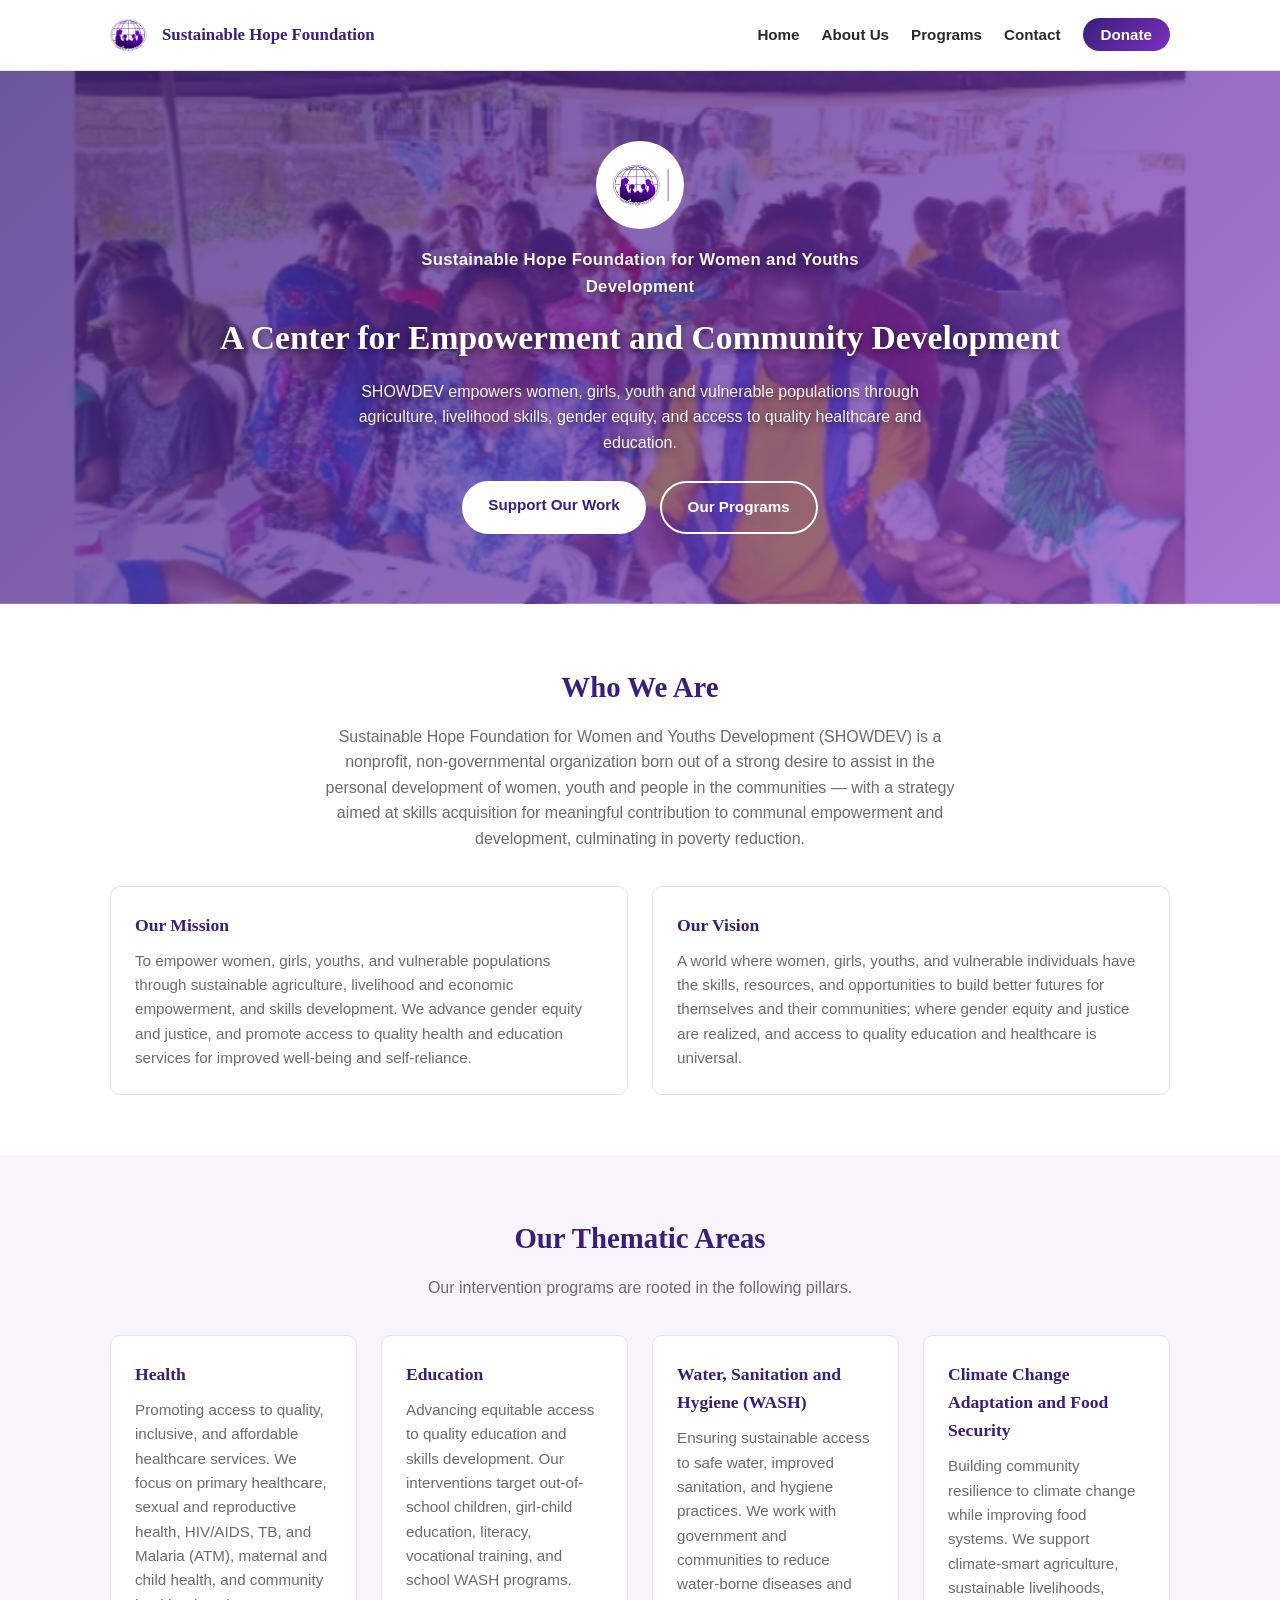
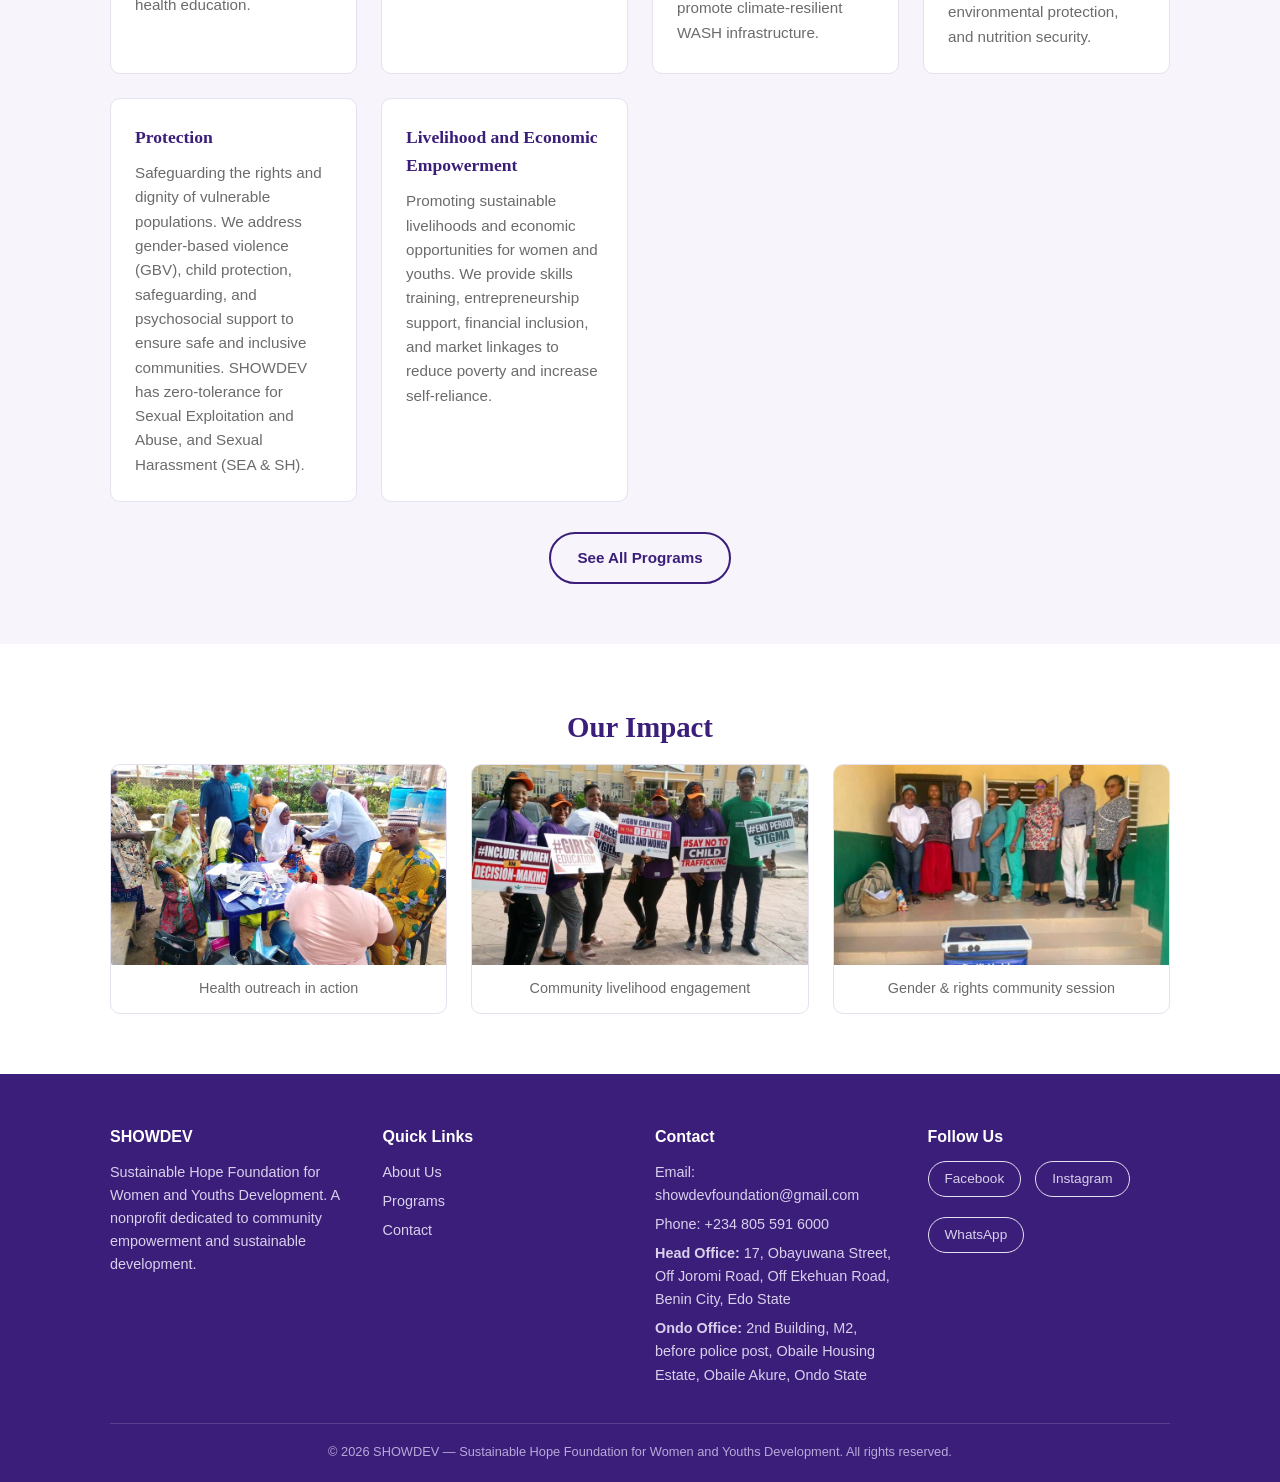
<file: index.html>
<!DOCTYPE html>
<html lang="en">
<head>
<meta charset="UTF-8">
<meta name="viewport" content="width=device-width, initial-scale=1.0">
<title>SHOWDEV — Sustainable Hope Foundation for Women and Youths Development</title>
<meta name="description" content="SHOWDEV empowers women, youth and communities through health, education, gender equity and livelihood programs across Nigeria.">
<meta property="og:title" content="SHOWDEV — Sustainable Hope Foundation for Women and Youths Development">
<meta property="og:description" content="A center for empowerment and community development — health, education, gender equity and livelihood programs.">
<meta property="og:image" content="assets/logo.jpg">
<meta property="og:type" content="website">
<link rel="icon" href="assets/favicon.jpg" type="image/jpeg">
<link rel="stylesheet" href="style.css">
</head>
<body>

<header>
  <div class="nav-wrap">
    <a href="index.html" class="brand">
      <img data-img-key="logo" src="assets/logo.jpg" alt="SHOWDEV logo">
      <span class="brand-name">Sustainable Hope Foundation</span>
    </a>
    <button class="nav-toggle" id="navToggle" aria-label="Toggle menu">&#9776;</button>
    <nav>
      <ul id="navMenu">
        <li><a href="index.html">Home</a></li>
        <li><a href="about.html">About Us</a></li>
        <li><a href="programs.html">Programs</a></li>
        <li><a href="contact.html">Contact</a></li>
        <li><a href="contact.html#donate" class="donate-btn">Donate</a></li>
      </ul>
    </nav>
  </div>
</header>

<section class="hero has-photo" data-bg-key="heroBackground">
  <div class="container">
    <div class="hero-logo-badge"><img data-img-key="logo" alt="SHOWDEV logo"></div>
    <p class="org-fullname">Sustainable Hope Foundation for Women and Youths Development</p>
    <h1>A Center for Empowerment and Community Development</h1>
    <p class="tagline">SHOWDEV empowers women, girls, youth and vulnerable populations through agriculture, livelihood skills, gender equity, and access to quality healthcare and education.</p>
    <div class="btn-row">
      <a href="contact.html#donate" class="btn btn-primary">Support Our Work</a>
      <a href="programs.html" class="btn btn-outline">Our Programs</a>
    </div>
  </div>
</section>

<section>
  <div class="container">
    <h2 class="section-title">Who We Are</h2>
    <p class="section-sub">
      Sustainable Hope Foundation for Women and Youths Development (SHOWDEV) is a nonprofit, non-governmental
      organization born out of a strong desire to assist in the personal development of women, youth and people
      in the communities — with a strategy aimed at skills acquisition for meaningful contribution to communal
      empowerment and development, culminating in poverty reduction.
    </p>
    <div class="grid">
      <div class="card">
        <h3>Our Mission</h3>
        <p>To empower women, girls, youths, and vulnerable populations through sustainable agriculture, livelihood and economic empowerment, and skills development. We advance gender equity and justice, and promote access to quality health and education services for improved well-being and self-reliance.</p>
      </div>
      <div class="card">
        <h3>Our Vision</h3>
        <p>A world where women, girls, youths, and vulnerable individuals have the skills, resources, and opportunities to build better futures for themselves and their communities; where gender equity and justice are realized, and access to quality education and healthcare is universal.</p>
      </div>
    </div>
  </div>
</section>

<section class="alt">
  <div class="container">
    <h2 class="section-title">Our Thematic Areas</h2>
    <p class="section-sub">Our intervention programs are rooted in the following pillars.</p>
    <div class="grid">
      <div class="card"><h3>Health</h3><p>Promoting access to quality, inclusive, and affordable healthcare services. We focus on primary healthcare, sexual and reproductive health, HIV/AIDS, TB, and Malaria (ATM), maternal and child health, and community health education.</p></div>
      <div class="card"><h3>Education</h3><p>Advancing equitable access to quality education and skills development. Our interventions target out-of-school children, girl-child education, literacy, vocational training, and school WASH programs.</p></div>
      <div class="card"><h3>Water, Sanitation and Hygiene (WASH)</h3><p>Ensuring sustainable access to safe water, improved sanitation, and hygiene practices. We work with government and communities to reduce water-borne diseases and promote climate-resilient WASH infrastructure.</p></div>
      <div class="card"><h3>Climate Change Adaptation and Food Security</h3><p>Building community resilience to climate change while improving food systems. We support climate-smart agriculture, sustainable livelihoods, environmental protection, and nutrition security.</p></div>
      <div class="card"><h3>Protection</h3><p>Safeguarding the rights and dignity of vulnerable populations. We address gender-based violence (GBV), child protection, safeguarding, and psychosocial support to ensure safe and inclusive communities. SHOWDEV has zero-tolerance for Sexual Exploitation and Abuse, and Sexual Harassment (SEA &amp; SH).</p></div>
      <div class="card"><h3>Livelihood and Economic Empowerment</h3><p>Promoting sustainable livelihoods and economic opportunities for women and youths. We provide skills training, entrepreneurship support, financial inclusion, and market linkages to reduce poverty and increase self-reliance.</p></div>
    </div>
    <div class="btn-row" style="margin-top:30px;">
      <a href="programs.html" class="btn btn-outline">See All Programs</a>
    </div>
  </div>
</section>

<section>
  <div class="container">
    <h2 class="section-title">Our Impact</h2>
    <div class="grid">
      <div class="photo-card">
        <img data-img-key="homeImpact1" alt="SHOWDEV health outreach engagement" loading="lazy">
        <div class="photo-caption">Health outreach in action</div>
      </div>
      <div class="photo-card">
        <img data-img-key="homeImpact2" alt="SHOWDEV livelihood and agriculture engagement" loading="lazy">
        <div class="photo-caption">Community livelihood engagement</div>
      </div>
      <div class="photo-card">
        <img data-img-key="homeImpact3" alt="SHOWDEV gender and human rights community session" loading="lazy">
        <div class="photo-caption">Gender &amp; rights community session</div>
      </div>
    </div>
  </div>
</section>

<footer>
  <div class="container">
    <div class="footer-grid">
      <div>
        <h4>SHOWDEV</h4>
        <p>Sustainable Hope Foundation for Women and Youths Development. A nonprofit dedicated to community empowerment and sustainable development.</p>
      </div>
      <div>
        <h4>Quick Links</h4>
        <p><a href="about.html">About Us</a></p>
        <p><a href="programs.html">Programs</a></p>
        <p><a href="contact.html">Contact</a></p>
      </div>
      <div>
        <h4>Contact</h4>
        <p>Email: <a href="mailto:showdevfoundation@gmail.com">showdevfoundation@gmail.com</a></p>
        <p>Phone: <a href="tel:+2348055916000">+234 805 591 6000</a></p>
        <p><strong>Head Office:</strong> 17, Obayuwana Street, Off Joromi Road, Off Ekehuan Road, Benin City, Edo State</p>
        <p><strong>Ondo Office:</strong> 2nd Building, M2, before police post, Obaile Housing Estate, Obaile Akure, Ondo State</p>
      </div>
      <div>
        <h4>Follow Us</h4>
        <div class="social-row" style="justify-content:flex-start;">
          <a href="https://www.facebook.com/share/1Hs5HEUv5M/" class="social-link">Facebook</a>
          <a href="https://www.instagram.com/showdevfoundation" class="social-link">Instagram</a>
          <a href="https://wa.me/2347068470523" class="social-link">WhatsApp</a>
        </div>
      </div>
    </div>
    <div class="bottom">&copy; 2026 SHOWDEV — Sustainable Hope Foundation for Women and Youths Development. All rights reserved.</div>
  </div>
</footer>

<script>
  document.getElementById('navToggle').addEventListener('click', function() {
    document.getElementById('navMenu').classList.toggle('open');
  });
</script>

<script src="images-config.js"></script>
<script src="script.js"></script>
</body>
</html>
</file>
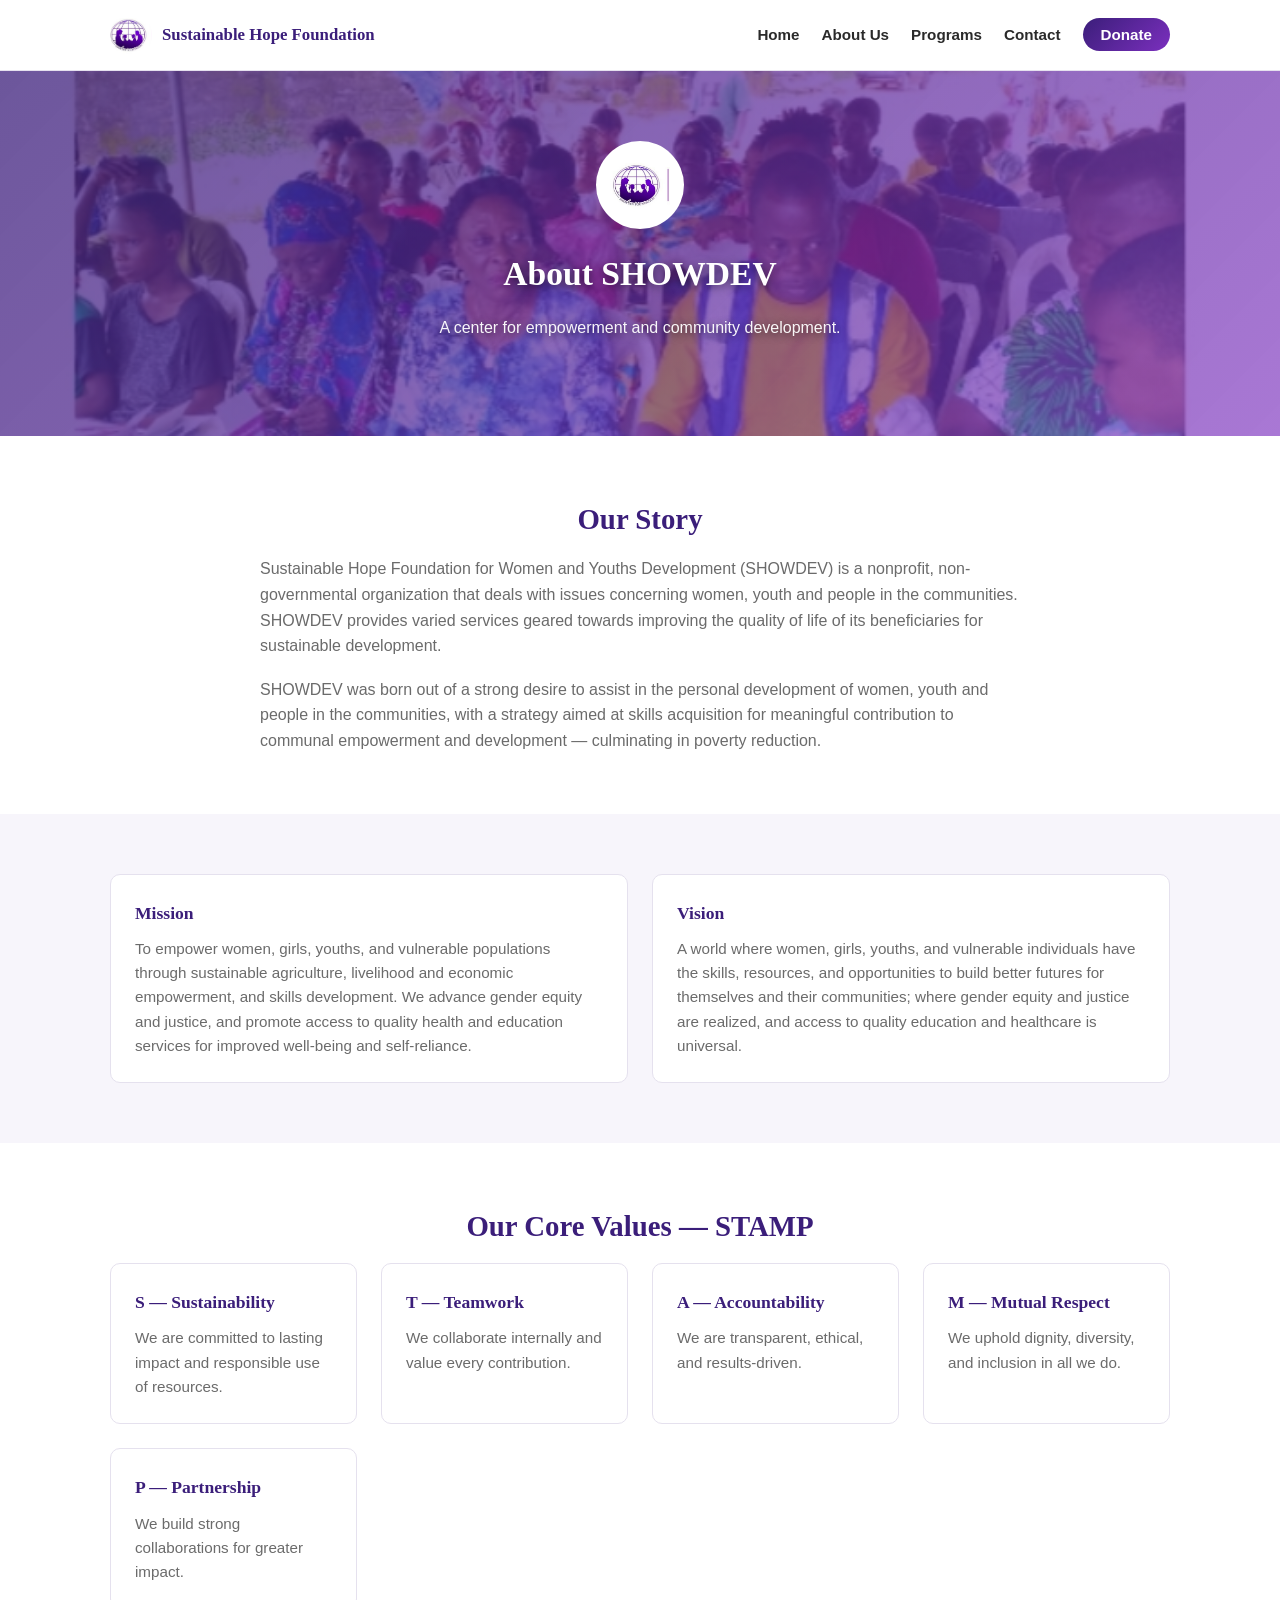
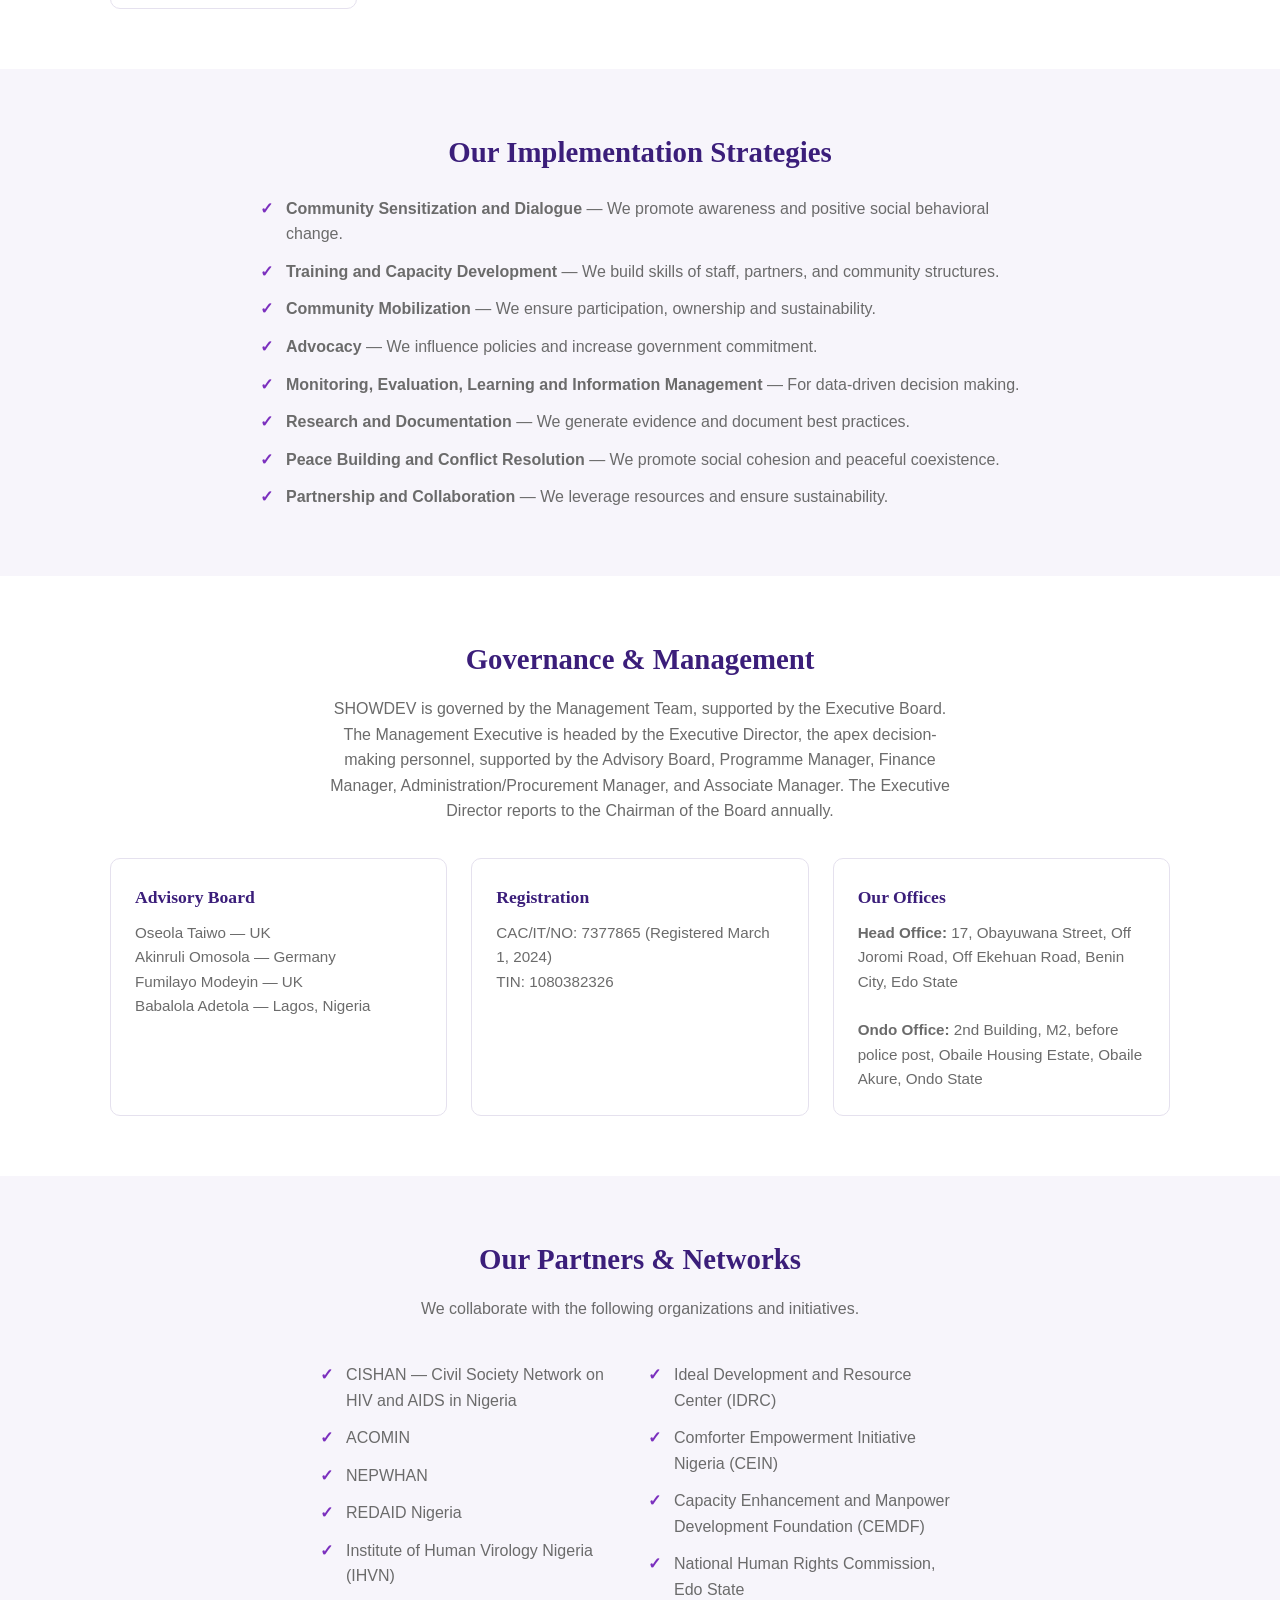
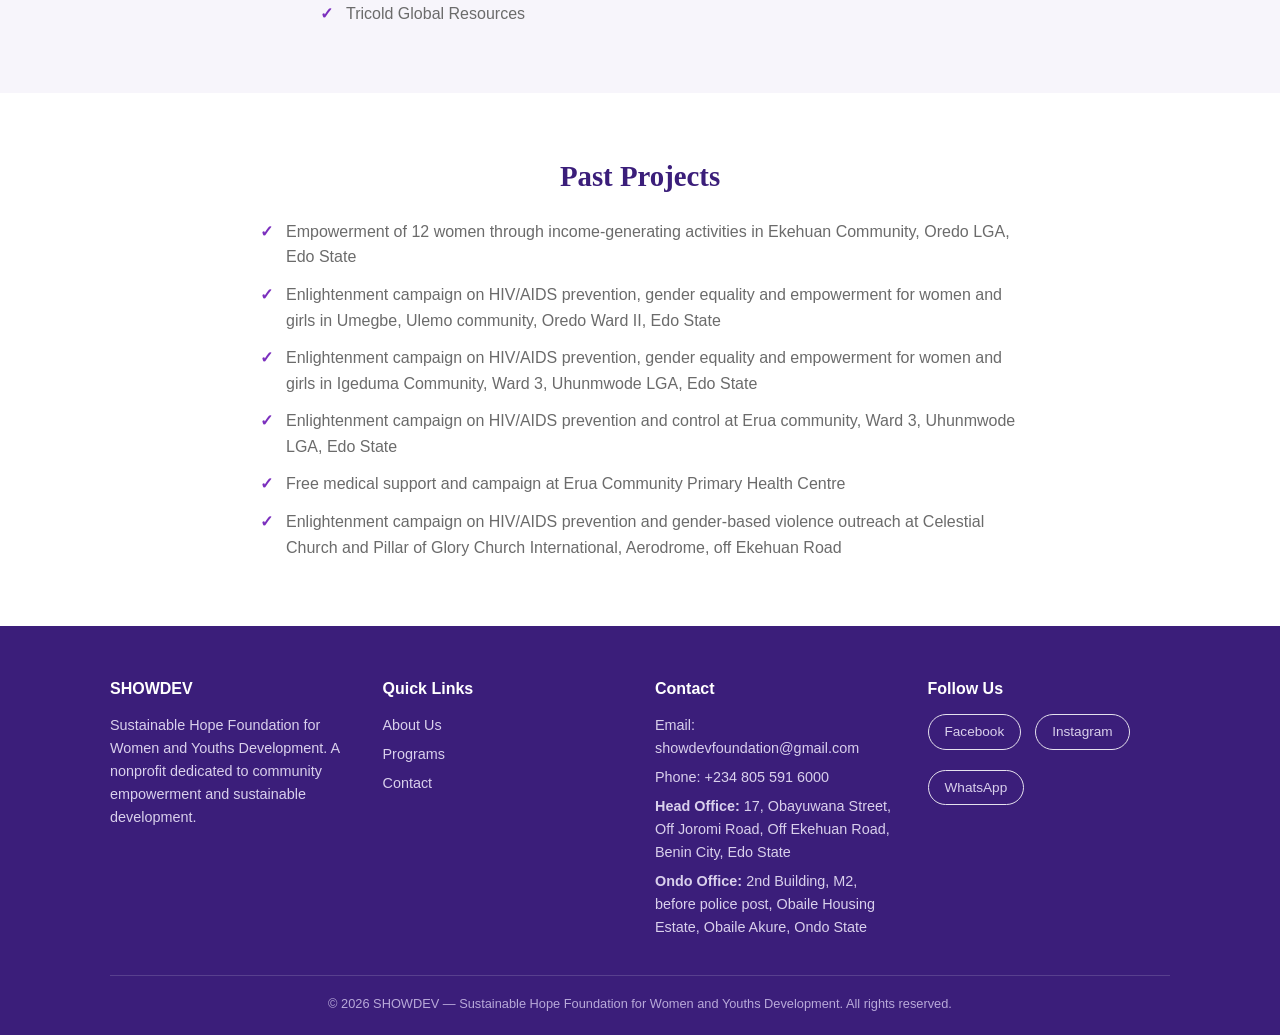
<file: about.html>
<!DOCTYPE html>
<html lang="en">
<head>
<meta charset="UTF-8">
<meta name="viewport" content="width=device-width, initial-scale=1.0">
<title>About Us — SHOWDEV</title>
<meta name="description" content="Learn about SHOWDEV's history, mission, vision, values, governance, and partner organizations.">
<meta property="og:title" content="About SHOWDEV">
<meta property="og:description" content="A nonprofit dedicated to empowering women, youth and communities.">
<meta property="og:image" content="assets/logo.jpg">
<link rel="icon" href="assets/favicon.jpg" type="image/jpeg">
<link rel="stylesheet" href="style.css">
</head>
<body>

<header>
  <div class="nav-wrap">
    <a href="index.html" class="brand">
      <img data-img-key="logo" src="assets/logo.jpg" alt="SHOWDEV logo">
      <span class="brand-name">Sustainable Hope Foundation</span>
    </a>
    <button class="nav-toggle" id="navToggle" aria-label="Toggle menu">&#9776;</button>
    <nav>
      <ul id="navMenu">
        <li><a href="index.html">Home</a></li>
        <li><a href="about.html">About Us</a></li>
        <li><a href="programs.html">Programs</a></li>
        <li><a href="contact.html">Contact</a></li>
        <li><a href="contact.html#donate" class="donate-btn">Donate</a></li>
      </ul>
    </nav>
  </div>
</header>

<section class="hero has-photo" data-bg-key="heroBackground">
  <div class="container">
    <div class="hero-logo-badge"><img data-img-key="logo" alt="SHOWDEV logo"></div>
    <h1>About SHOWDEV</h1>
    <p class="tagline">A center for empowerment and community development.</p>
  </div>
</section>

<section>
  <div class="container">
    <h2 class="section-title">Our Story</h2>
    <p style="max-width:760px;margin:0 auto 18px;color:var(--text-muted);">
      Sustainable Hope Foundation for Women and Youths Development (SHOWDEV) is a nonprofit, non-governmental
      organization that deals with issues concerning women, youth and people in the communities. SHOWDEV provides
      varied services geared towards improving the quality of life of its beneficiaries for sustainable development.
    </p>
    <p style="max-width:760px;margin:0 auto;color:var(--text-muted);">
      SHOWDEV was born out of a strong desire to assist in the personal development of women, youth and people in
      the communities, with a strategy aimed at skills acquisition for meaningful contribution to communal
      empowerment and development — culminating in poverty reduction.
    </p>
  </div>
</section>

<section class="alt">
  <div class="container">
    <div class="grid">
      <div class="card">
        <h3>Mission</h3>
        <p>To empower women, girls, youths, and vulnerable populations through sustainable agriculture, livelihood and economic empowerment, and skills development. We advance gender equity and justice, and promote access to quality health and education services for improved well-being and self-reliance.</p>
      </div>
      <div class="card">
        <h3>Vision</h3>
        <p>A world where women, girls, youths, and vulnerable individuals have the skills, resources, and opportunities to build better futures for themselves and their communities; where gender equity and justice are realized, and access to quality education and healthcare is universal.</p>
      </div>
    </div>
  </div>
</section>

<section>
  <div class="container">
    <h2 class="section-title">Our Core Values — STAMP</h2>
    <div class="grid">
      <div class="card"><h3>S — Sustainability</h3><p>We are committed to lasting impact and responsible use of resources.</p></div>
      <div class="card"><h3>T — Teamwork</h3><p>We collaborate internally and value every contribution.</p></div>
      <div class="card"><h3>A — Accountability</h3><p>We are transparent, ethical, and results-driven.</p></div>
      <div class="card"><h3>M — Mutual Respect</h3><p>We uphold dignity, diversity, and inclusion in all we do.</p></div>
      <div class="card"><h3>P — Partnership</h3><p>We build strong collaborations for greater impact.</p></div>
    </div>
  </div>
</section>

<section class="alt">
  <div class="container">
    <h2 class="section-title">Our Implementation Strategies</h2>
    <ul class="check-list" style="max-width:760px;margin:0 auto;">
      <li><strong>Community Sensitization and Dialogue</strong> — We promote awareness and positive social behavioral change.</li>
      <li><strong>Training and Capacity Development</strong> — We build skills of staff, partners, and community structures.</li>
      <li><strong>Community Mobilization</strong> — We ensure participation, ownership and sustainability.</li>
      <li><strong>Advocacy</strong> — We influence policies and increase government commitment.</li>
      <li><strong>Monitoring, Evaluation, Learning and Information Management</strong> — For data-driven decision making.</li>
      <li><strong>Research and Documentation</strong> — We generate evidence and document best practices.</li>
      <li><strong>Peace Building and Conflict Resolution</strong> — We promote social cohesion and peaceful coexistence.</li>
      <li><strong>Partnership and Collaboration</strong> — We leverage resources and ensure sustainability.</li>
    </ul>
  </div>
</section>

<section>
  <div class="container">
    <h2 class="section-title">Governance & Management</h2>
    <p class="section-sub">
      SHOWDEV is governed by the Management Team, supported by the Executive Board. The Management Executive
      is headed by the Executive Director, the apex decision-making personnel, supported by the Advisory Board,
      Programme Manager, Finance Manager, Administration/Procurement Manager, and Associate Manager. The
      Executive Director reports to the Chairman of the Board annually.
    </p>
    <div class="grid">
      <div class="card"><h3>Advisory Board</h3>
        <p>Oseola Taiwo — UK<br>Akinruli Omosola — Germany<br>Fumilayo Modeyin — UK<br>Babalola Adetola — Lagos, Nigeria</p>
      </div>
      <div class="card"><h3>Registration</h3>
        <p>CAC/IT/NO: 7377865 (Registered March 1, 2024)<br>TIN: 1080382326</p>
      </div>
      <div class="card"><h3>Our Offices</h3>
        <p><strong>Head Office:</strong> 17, Obayuwana Street, Off Joromi Road, Off Ekehuan Road, Benin City, Edo State<br><br>
        <strong>Ondo Office:</strong> 2nd Building, M2, before police post, Obaile Housing Estate, Obaile Akure, Ondo State</p>
      </div>
    </div>
  </div>
</section>

<section class="alt">
  <div class="container">
    <h2 class="section-title">Our Partners & Networks</h2>
    <p class="section-sub">We collaborate with the following organizations and initiatives.</p>
    <ul class="check-list" style="max-width:640px;margin:0 auto;columns:2;">
      <li>CISHAN — Civil Society Network on HIV and AIDS in Nigeria</li>
      <li>ACOMIN</li>
      <li>NEPWHAN</li>
      <li>REDAID Nigeria</li>
      <li>Institute of Human Virology Nigeria (IHVN)</li>
      <li>Tricold Global Resources</li>
      <li>Ideal Development and Resource Center (IDRC)</li>
      <li>Comforter Empowerment Initiative Nigeria (CEIN)</li>
      <li>Capacity Enhancement and Manpower Development Foundation (CEMDF)</li>
      <li>National Human Rights Commission, Edo State</li>
    </ul>
  </div>
</section>

<section>
  <div class="container">
    <h2 class="section-title">Past Projects</h2>
    <ul class="check-list" style="max-width:760px;margin:0 auto;">
      <li>Empowerment of 12 women through income-generating activities in Ekehuan Community, Oredo LGA, Edo State</li>
      <li>Enlightenment campaign on HIV/AIDS prevention, gender equality and empowerment for women and girls in Umegbe, Ulemo community, Oredo Ward II, Edo State</li>
      <li>Enlightenment campaign on HIV/AIDS prevention, gender equality and empowerment for women and girls in Igeduma Community, Ward 3, Uhunmwode LGA, Edo State</li>
      <li>Enlightenment campaign on HIV/AIDS prevention and control at Erua community, Ward 3, Uhunmwode LGA, Edo State</li>
      <li>Free medical support and campaign at Erua Community Primary Health Centre</li>
      <li>Enlightenment campaign on HIV/AIDS prevention and gender-based violence outreach at Celestial Church and Pillar of Glory Church International, Aerodrome, off Ekehuan Road</li>
    </ul>
  </div>
</section>

<footer>
  <div class="container">
    <div class="footer-grid">
      <div>
        <h4>SHOWDEV</h4>
        <p>Sustainable Hope Foundation for Women and Youths Development. A nonprofit dedicated to community empowerment and sustainable development.</p>
      </div>
      <div>
        <h4>Quick Links</h4>
        <p><a href="about.html">About Us</a></p>
        <p><a href="programs.html">Programs</a></p>
        <p><a href="contact.html">Contact</a></p>
      </div>
      <div>
        <h4>Contact</h4>
        <p>Email: <a href="mailto:showdevfoundation@gmail.com">showdevfoundation@gmail.com</a></p>
        <p>Phone: <a href="tel:+2348055916000">+234 805 591 6000</a></p>
        <p><strong>Head Office:</strong> 17, Obayuwana Street, Off Joromi Road, Off Ekehuan Road, Benin City, Edo State</p>
        <p><strong>Ondo Office:</strong> 2nd Building, M2, before police post, Obaile Housing Estate, Obaile Akure, Ondo State</p>
      </div>
      <div>
        <h4>Follow Us</h4>
        <div class="social-row" style="justify-content:flex-start;">
          <a href="https://www.facebook.com/share/1Hs5HEUv5M/" class="social-link">Facebook</a>
          <a href="https://www.instagram.com/showdevfoundation" class="social-link">Instagram</a>
          <a href="https://wa.me/2347068470523" class="social-link">WhatsApp</a>
        </div>
      </div>
    </div>
    <div class="bottom">&copy; 2026 SHOWDEV — Sustainable Hope Foundation for Women and Youths Development. All rights reserved.</div>
  </div>
</footer>

<script>
  document.getElementById('navToggle').addEventListener('click', function() {
    document.getElementById('navMenu').classList.toggle('open');
  });
</script>

<script src="images-config.js"></script>
<script src="script.js"></script>
</body>
</html>
</file>
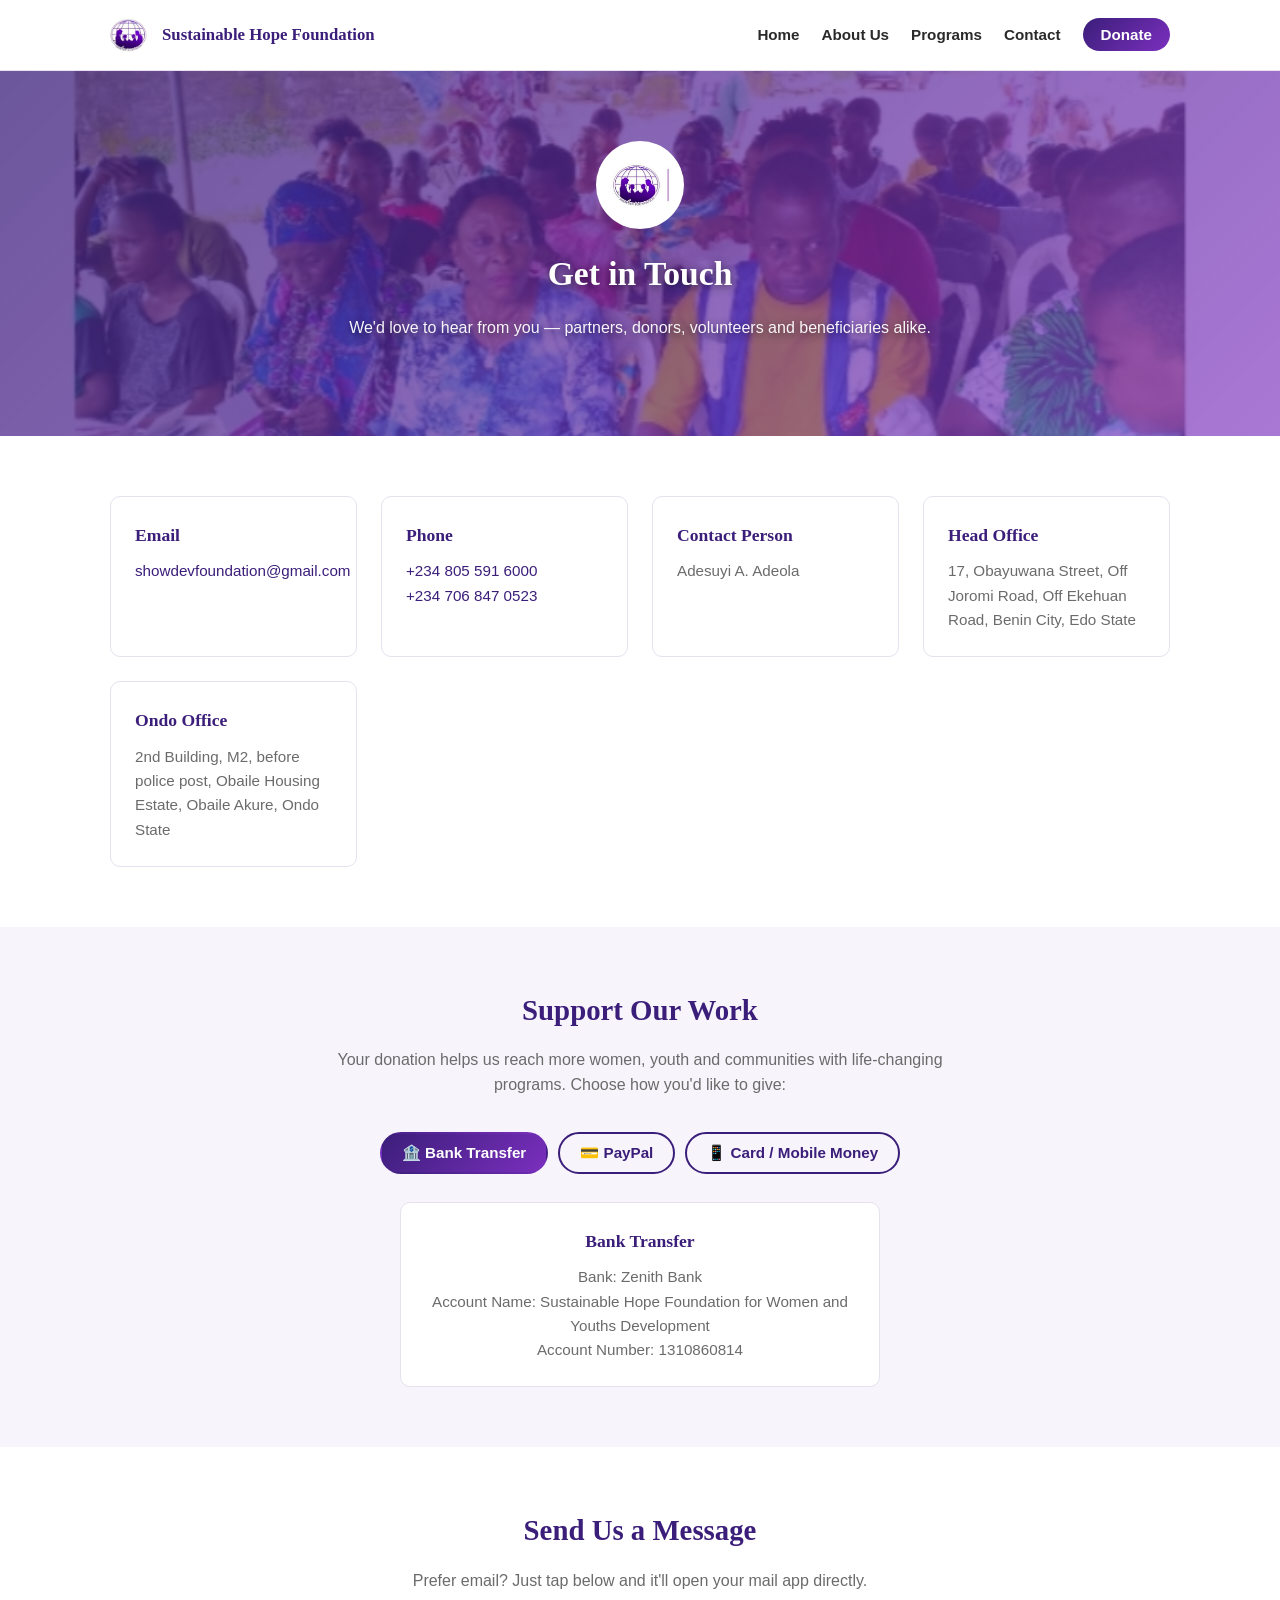
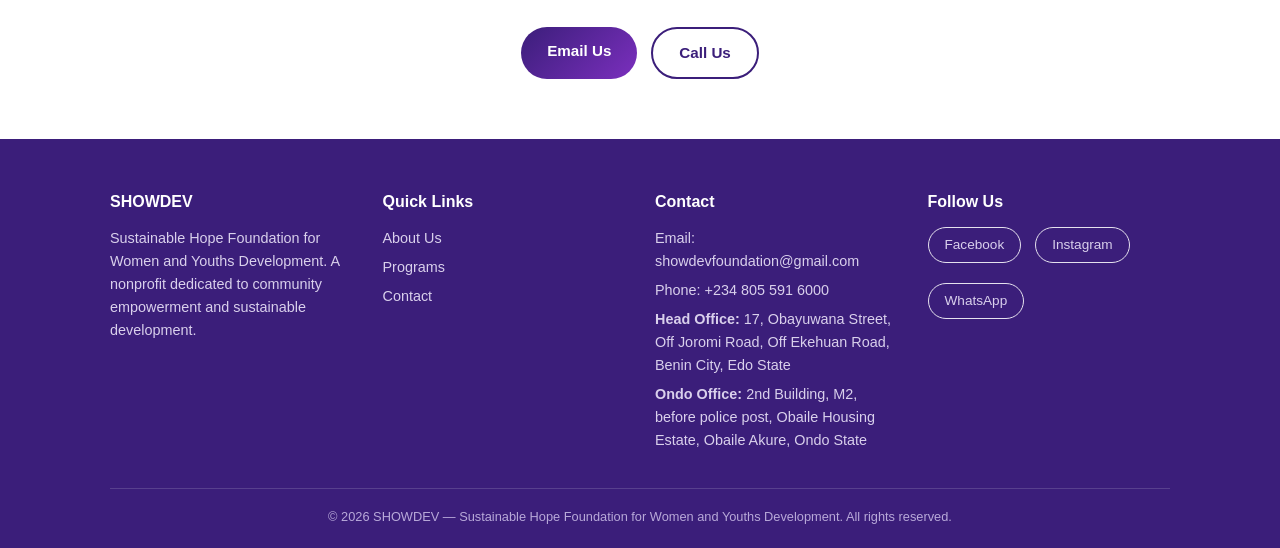
<file: contact.html>
<!DOCTYPE html>
<html lang="en">
<head>
<meta charset="UTF-8">
<meta name="viewport" content="width=device-width, initial-scale=1.0">
<title>Contact & Donate — SHOWDEV</title>
<meta name="description" content="Reach out or donate to support women, youth and community development.">
<meta property="og:title" content="Contact & Donate — SHOWDEV">
<meta property="og:description" content="Reach out or donate to support women, youth and community development.">
<meta property="og:image" content="assets/logo.jpg">
<link rel="icon" href="assets/favicon.jpg" type="image/jpeg">
<link rel="stylesheet" href="style.css">
</head>
<body>

<header>
  <div class="nav-wrap">
    <a href="index.html" class="brand">
      <img data-img-key="logo" src="assets/logo.jpg" alt="SHOWDEV logo">
      <span class="brand-name">Sustainable Hope Foundation</span>
    </a>
    <button class="nav-toggle" id="navToggle" aria-label="Toggle menu">&#9776;</button>
    <nav>
      <ul id="navMenu">
        <li><a href="index.html">Home</a></li>
        <li><a href="about.html">About Us</a></li>
        <li><a href="programs.html">Programs</a></li>
        <li><a href="contact.html">Contact</a></li>
        <li><a href="contact.html#donate" class="donate-btn">Donate</a></li>
      </ul>
    </nav>
  </div>
</header>

<section class="hero has-photo" data-bg-key="heroBackground">
  <div class="container">
    <div class="hero-logo-badge"><img data-img-key="logo" alt="SHOWDEV logo"></div>
    <h1>Get in Touch</h1>
    <p class="tagline">We'd love to hear from you — partners, donors, volunteers and beneficiaries alike.</p>
  </div>
</section>

<section>
  <div class="container">
    <div class="grid">
      <div class="card">
        <h3>Email</h3>
        <p><a href="mailto:showdevfoundation@gmail.com">showdevfoundation@gmail.com</a></p>
      </div>
      <div class="card">
        <h3>Phone</h3>
        <p><a href="tel:+2348055916000">+234 805 591 6000</a><br><a href="tel:+2347068470523">+234 706 847 0523</a></p>
      </div>
      <div class="card">
        <h3>Contact Person</h3>
        <p>Adesuyi A. Adeola</p>
      </div>
      <div class="card">
        <h3>Head Office</h3>
        <p>17, Obayuwana Street, Off Joromi Road, Off Ekehuan Road, Benin City, Edo State</p>
      </div>
      <div class="card">
        <h3>Ondo Office</h3>
        <p>2nd Building, M2, before police post, Obaile Housing Estate, Obaile Akure, Ondo State</p>
      </div>
    </div>
  </div>
</section>

<section class="alt" id="donate">
  <div class="container">
    <h2 class="section-title">Support Our Work</h2>
    <p class="section-sub">Your donation helps us reach more women, youth and communities with life-changing programs. Choose how you'd like to give:</p>

    <div class="donate-tabs" id="donateTabs">
      <button class="donate-tab-btn active" data-tab="bank">🏦 Bank Transfer</button>
      <button class="donate-tab-btn" data-tab="paypal">💳 PayPal</button>
      <button class="donate-tab-btn" data-tab="other">📱 Card / Mobile Money</button>
    </div>

    <div class="donate-panel active" data-panel="bank">
      <div class="card">
        <h3>Bank Transfer</h3>
        <p>Bank: Zenith Bank<br>
        Account Name: Sustainable Hope Foundation for Women and Youths Development<br>
        Account Number: 1310860814</p>
      </div>
    </div>

    <div class="donate-panel" data-panel="paypal">
      <div class="card">
        <h3>Donate via PayPal</h3>
        <p>PayPal giving is being set up for SHOWDEV. In the meantime, reach out and we'll share a direct payment link for international donations.</p>
        <a href="https://wa.me/2347068470523?text=Hi%2C%20I%27d%20like%20to%20donate%20to%20SHOWDEV%20via%20PayPal" class="btn btn-primary btn-animated" style="margin-top:12px;display:inline-block;">Ask About PayPal Giving</a>
      </div>
      <p class="donate-note">Have a SHOWDEV PayPal link already? Message us and we'll get it added here right away.</p>
    </div>

    <div class="donate-panel" data-panel="other">
      <div class="card">
        <h3>Card, USSD & Mobile Money</h3>
        <p>Online card and mobile money giving is coming soon. For now, message us on WhatsApp and we'll guide you through the fastest way to give from your card or wallet.</p>
        <a href="https://wa.me/2347068470523?text=Hi%2C%20I%27d%20like%20to%20donate%20to%20SHOWDEV" class="btn btn-primary btn-animated" style="margin-top:12px;display:inline-block;">Chat With Us on WhatsApp</a>
      </div>
    </div>

  </div>
</section>

<section>
  <div class="container">
    <h2 class="section-title">Send Us a Message</h2>
    <p class="section-sub">Prefer email? Just tap below and it'll open your mail app directly.</p>
    <div class="btn-row">
      <a href="mailto:showdevfoundation@gmail.com" class="btn btn-primary btn-animated">Email Us</a>
      <a href="tel:+2348055916000" class="btn btn-outline btn-animated">Call Us</a>
    </div>
  </div>
</section>

<footer>
  <div class="container">
    <div class="footer-grid">
      <div>
        <h4>SHOWDEV</h4>
        <p>Sustainable Hope Foundation for Women and Youths Development. A nonprofit dedicated to community empowerment and sustainable development.</p>
      </div>
      <div>
        <h4>Quick Links</h4>
        <p><a href="about.html">About Us</a></p>
        <p><a href="programs.html">Programs</a></p>
        <p><a href="contact.html">Contact</a></p>
      </div>
      <div>
        <h4>Contact</h4>
        <p>Email: <a href="mailto:showdevfoundation@gmail.com">showdevfoundation@gmail.com</a></p>
        <p>Phone: <a href="tel:+2348055916000">+234 805 591 6000</a></p>
        <p><strong>Head Office:</strong> 17, Obayuwana Street, Off Joromi Road, Off Ekehuan Road, Benin City, Edo State</p>
        <p><strong>Ondo Office:</strong> 2nd Building, M2, before police post, Obaile Housing Estate, Obaile Akure, Ondo State</p>
      </div>
      <div>
        <h4>Follow Us</h4>
        <div class="social-row" style="justify-content:flex-start;">
          <a href="https://www.facebook.com/share/1Hs5HEUv5M/" class="social-link">Facebook</a>
          <a href="https://www.instagram.com/showdevfoundation" class="social-link">Instagram</a>
          <a href="https://wa.me/2347068470523" class="social-link">WhatsApp</a>
        </div>
      </div>
    </div>
    <div class="bottom">&copy; 2026 SHOWDEV — Sustainable Hope Foundation for Women and Youths Development. All rights reserved.</div>
  </div>
</footer>

<script>
  document.getElementById('navToggle').addEventListener('click', function() {
    document.getElementById('navMenu').classList.toggle('open');
  });
</script>

<script src="images-config.js"></script>
<script src="script.js"></script>
</body>
</html>
</file>
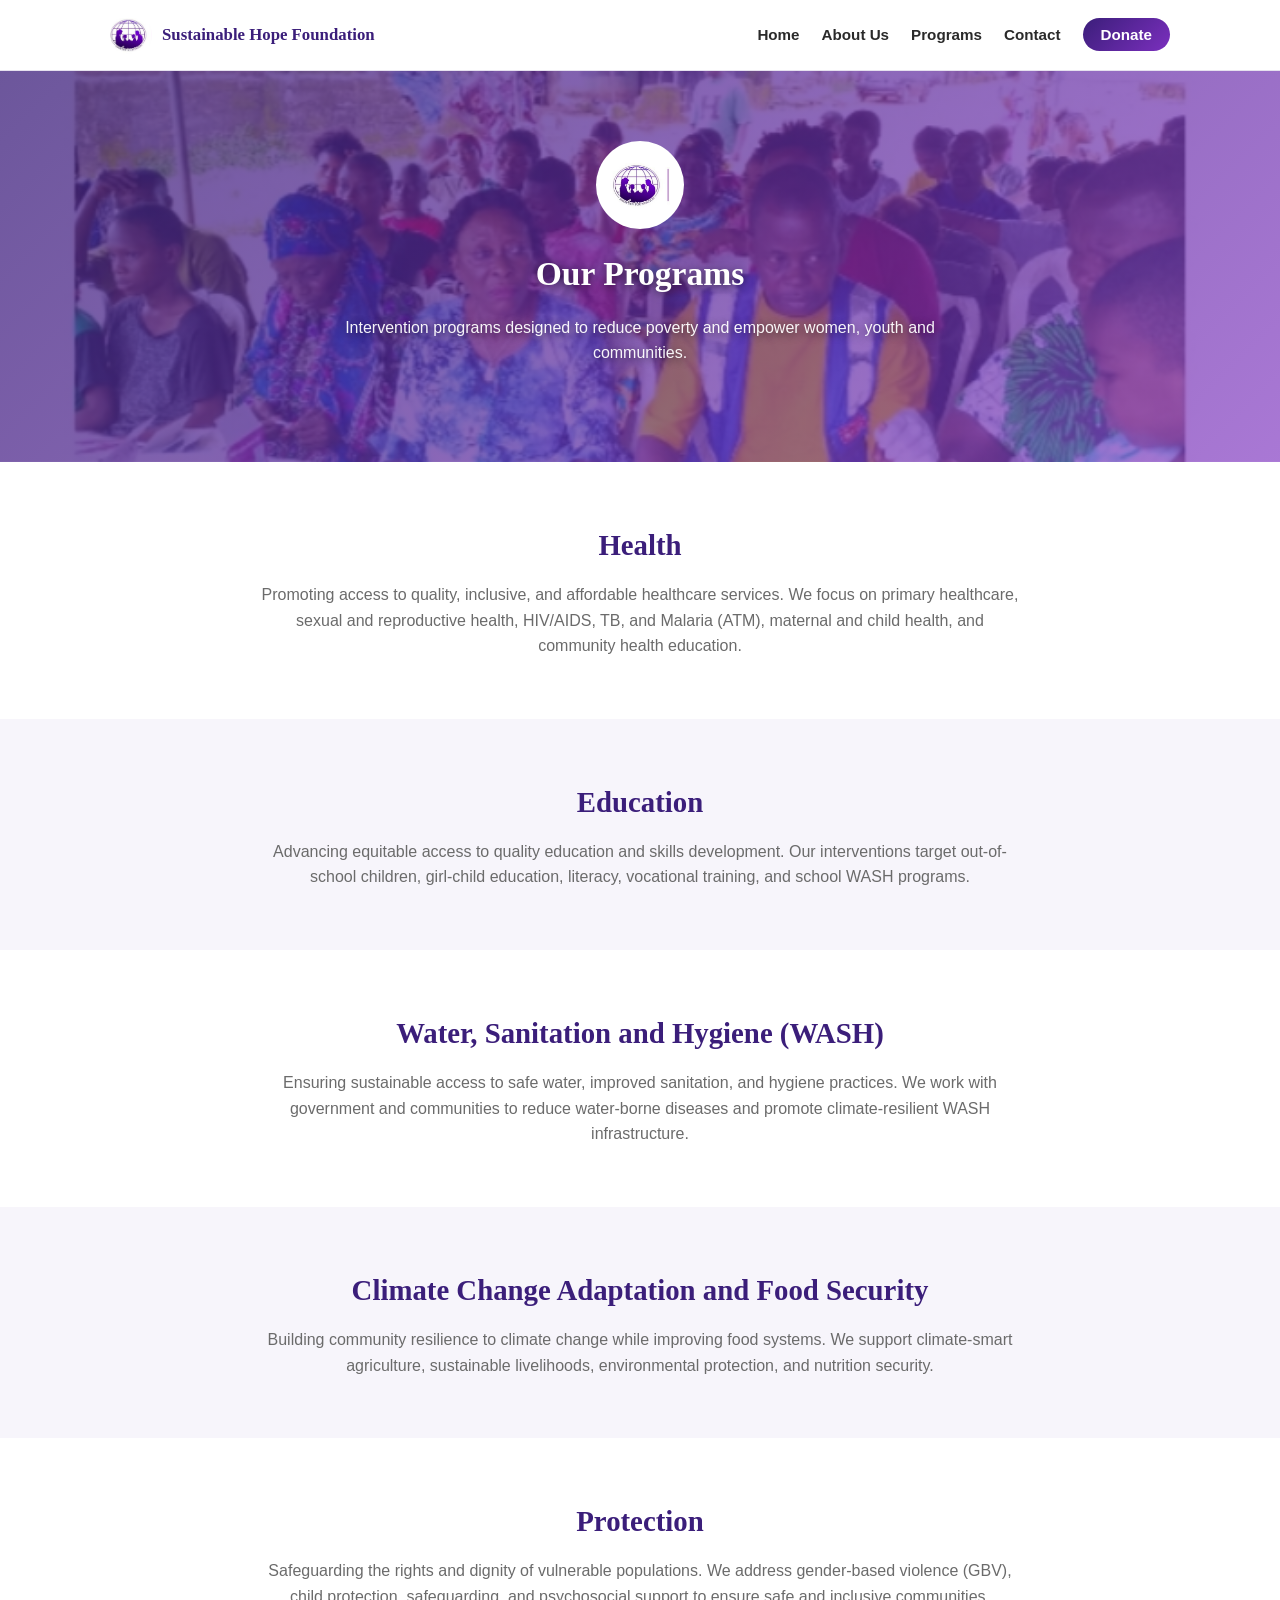
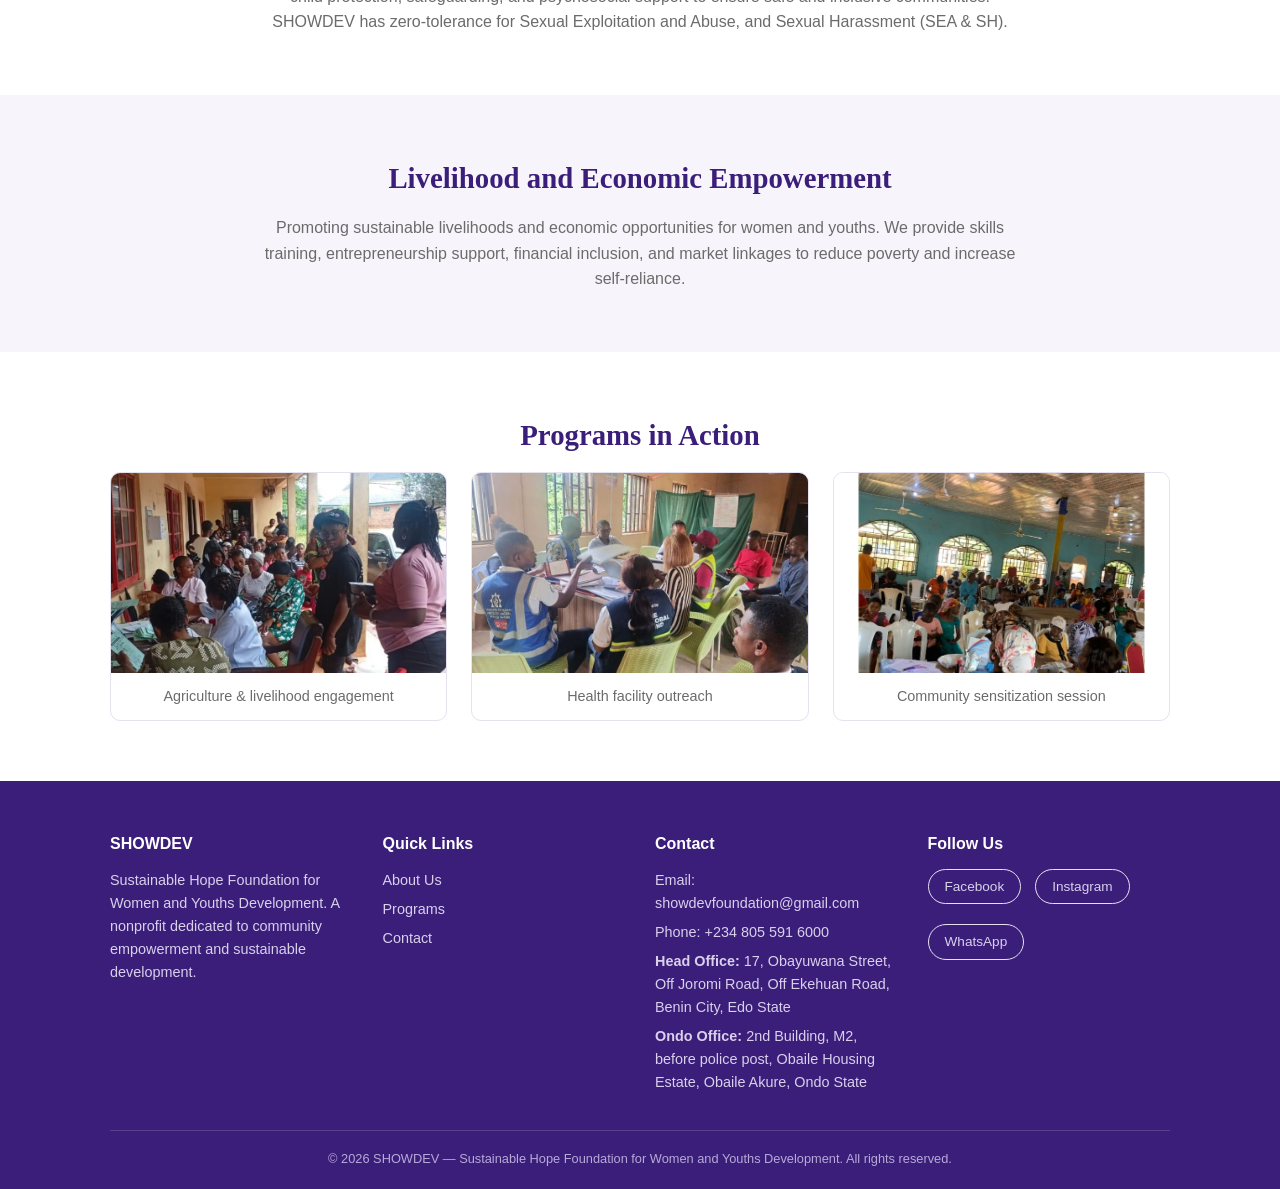
<file: programs.html>
<!DOCTYPE html>
<html lang="en">
<head>
<meta charset="UTF-8">
<meta name="viewport" content="width=device-width, initial-scale=1.0">
<title>Programs — SHOWDEV</title>
<meta name="description" content="Explore SHOWDEV's thematic areas — Health, Education, WASH, Climate Change Adaptation and Food Security, Protection, and Livelihood and Economic Empowerment.">
<meta property="og:title" content="SHOWDEV Programs">
<meta property="og:description" content="Intervention programs designed to reduce poverty and empower women, youth and communities.">
<meta property="og:image" content="assets/logo.jpg">
<link rel="icon" href="assets/favicon.jpg" type="image/jpeg">
<link rel="stylesheet" href="style.css">
</head>
<body>

<header>
  <div class="nav-wrap">
    <a href="index.html" class="brand">
      <img data-img-key="logo" src="assets/logo.jpg" alt="SHOWDEV logo">
      <span class="brand-name">Sustainable Hope Foundation</span>
    </a>
    <button class="nav-toggle" id="navToggle" aria-label="Toggle menu">&#9776;</button>
    <nav>
      <ul id="navMenu">
        <li><a href="index.html">Home</a></li>
        <li><a href="about.html">About Us</a></li>
        <li><a href="programs.html">Programs</a></li>
        <li><a href="contact.html">Contact</a></li>
        <li><a href="contact.html#donate" class="donate-btn">Donate</a></li>
      </ul>
    </nav>
  </div>
</header>

<section class="hero has-photo" data-bg-key="heroBackground">
  <div class="container">
    <div class="hero-logo-badge"><img data-img-key="logo" alt="SHOWDEV logo"></div>
    <h1>Our Programs</h1>
    <p class="tagline">Intervention programs designed to reduce poverty and empower women, youth and communities.</p>
  </div>
</section>

<section>
  <div class="container">
    <h2 class="section-title">Health</h2>
    <p class="section-sub" style="max-width:760px;margin:0 auto;">Promoting access to quality, inclusive, and affordable healthcare services. We focus on primary healthcare, sexual and reproductive health, HIV/AIDS, TB, and Malaria (ATM), maternal and child health, and community health education.</p>
  </div>
</section>

<section class="alt">
  <div class="container">
    <h2 class="section-title">Education</h2>
    <p class="section-sub" style="max-width:760px;margin:0 auto;">Advancing equitable access to quality education and skills development. Our interventions target out-of-school children, girl-child education, literacy, vocational training, and school WASH programs.</p>
  </div>
</section>

<section>
  <div class="container">
    <h2 class="section-title">Water, Sanitation and Hygiene (WASH)</h2>
    <p class="section-sub" style="max-width:760px;margin:0 auto;">Ensuring sustainable access to safe water, improved sanitation, and hygiene practices. We work with government and communities to reduce water-borne diseases and promote climate-resilient WASH infrastructure.</p>
  </div>
</section>

<section class="alt">
  <div class="container">
    <h2 class="section-title">Climate Change Adaptation and Food Security</h2>
    <p class="section-sub" style="max-width:760px;margin:0 auto;">Building community resilience to climate change while improving food systems. We support climate-smart agriculture, sustainable livelihoods, environmental protection, and nutrition security.</p>
  </div>
</section>

<section>
  <div class="container">
    <h2 class="section-title">Protection</h2>
    <p class="section-sub" style="max-width:760px;margin:0 auto;">Safeguarding the rights and dignity of vulnerable populations. We address gender-based violence (GBV), child protection, safeguarding, and psychosocial support to ensure safe and inclusive communities. SHOWDEV has zero-tolerance for Sexual Exploitation and Abuse, and Sexual Harassment (SEA &amp; SH).</p>
  </div>
</section>

<section class="alt">
  <div class="container">
    <h2 class="section-title">Livelihood and Economic Empowerment</h2>
    <p class="section-sub" style="max-width:760px;margin:0 auto;">Promoting sustainable livelihoods and economic opportunities for women and youths. We provide skills training, entrepreneurship support, financial inclusion, and market linkages to reduce poverty and increase self-reliance.</p>
  </div>
</section>

<section>
  <div class="container">
    <h2 class="section-title">Programs in Action</h2>
    <div class="grid">
      <div class="photo-card">
        <img data-img-key="programsImpact1" alt="Agriculture and livelihood community meeting" loading="lazy">
        <div class="photo-caption">Agriculture & livelihood engagement</div>
      </div>
      <div class="photo-card">
        <img data-img-key="programsImpact2" alt="Health facility community session" loading="lazy">
        <div class="photo-caption">Health facility outreach</div>
      </div>
      <div class="photo-card">
        <img data-img-key="programsImpact3" alt="Youth and community engagement" loading="lazy">
        <div class="photo-caption">Community sensitization session</div>
      </div>
    </div>
  </div>
</section>

<footer>
  <div class="container">
    <div class="footer-grid">
      <div>
        <h4>SHOWDEV</h4>
        <p>Sustainable Hope Foundation for Women and Youths Development. A nonprofit dedicated to community empowerment and sustainable development.</p>
      </div>
      <div>
        <h4>Quick Links</h4>
        <p><a href="about.html">About Us</a></p>
        <p><a href="programs.html">Programs</a></p>
        <p><a href="contact.html">Contact</a></p>
      </div>
      <div>
        <h4>Contact</h4>
        <p>Email: <a href="mailto:showdevfoundation@gmail.com">showdevfoundation@gmail.com</a></p>
        <p>Phone: <a href="tel:+2348055916000">+234 805 591 6000</a></p>
        <p><strong>Head Office:</strong> 17, Obayuwana Street, Off Joromi Road, Off Ekehuan Road, Benin City, Edo State</p>
        <p><strong>Ondo Office:</strong> 2nd Building, M2, before police post, Obaile Housing Estate, Obaile Akure, Ondo State</p>
      </div>
      <div>
        <h4>Follow Us</h4>
        <div class="social-row" style="justify-content:flex-start;">
          <a href="https://www.facebook.com/share/1Hs5HEUv5M/" class="social-link">Facebook</a>
          <a href="https://www.instagram.com/showdevfoundation" class="social-link">Instagram</a>
          <a href="https://wa.me/2347068470523" class="social-link">WhatsApp</a>
        </div>
      </div>
    </div>
    <div class="bottom">&copy; 2026 SHOWDEV — Sustainable Hope Foundation for Women and Youths Development. All rights reserved.</div>
  </div>
</footer>

<script>
  document.getElementById('navToggle').addEventListener('click', function() {
    document.getElementById('navMenu').classList.toggle('open');
  });
</script>

<script src="images-config.js"></script>
<script src="script.js"></script>
</body>
</html>
</file>
<file: style.css>
/* =========================================================
   SHOWDEV Foundation — Shared Stylesheet
   Brand colors pulled from logo: deep indigo-purple to violet
   ========================================================= */

:root {
  --purple-dark: #3B1E7A;
  --purple-light: #7B2FBE;
  --bg: #FFFFFF;
  --bg-alt: #F7F5FB;
  --text-main: #2A2A2A;
  --text-muted: #6B6B6B;
  --border: #E5E1EE;
  --max-width: 1100px;
}

* {
  box-sizing: border-box;
  margin: 0;
  padding: 0;
}

body {
  font-family: -apple-system, BlinkMacSystemFont, 'Segoe UI', Roboto, Helvetica, Arial, sans-serif;
  color: var(--text-main);
  background: var(--bg);
  line-height: 1.6;
  overflow-x: hidden;
}

h1, h2, h3, .brand-name {
  font-family: Georgia, 'Times New Roman', serif;
  color: var(--purple-dark);
}

a {
  color: var(--purple-dark);
  text-decoration: none;
}

img {
  max-width: 100%;
  display: block;
}

.container {
  max-width: var(--max-width);
  margin: 0 auto;
  padding: 0 20px;
}

section {
  padding: 60px 0;
}

section.alt {
  background: var(--bg-alt);
}

.section-title {
  text-align: center;
  font-size: 1.8rem;
  margin-bottom: 14px;
}

.section-sub {
  text-align: center;
  max-width: 640px;
  margin: 0 auto 34px;
  color: var(--text-muted);
}

/* ---------- Header / Nav ---------- */

header {
  background: #fff;
  border-bottom: 1px solid var(--border);
  position: sticky;
  top: 0;
  z-index: 50;
}

.nav-wrap {
  max-width: var(--max-width);
  margin: 0 auto;
  padding: 14px 20px;
  display: flex;
  align-items: center;
  justify-content: space-between;
}

.brand {
  display: flex;
  align-items: center;
  gap: 10px;
}

.brand img {
  width: 42px;
  height: 42px;
  border-radius: 50%;
  object-fit: cover;
}

.brand-name {
  font-size: 1.05rem;
  font-weight: 700;
  line-height: 1.2;
}

.nav-toggle {
  display: none;
  background: none;
  border: 1px solid var(--border);
  border-radius: 6px;
  font-size: 1.3rem;
  padding: 4px 10px;
  cursor: pointer;
}

nav ul {
  list-style: none;
  display: flex;
  gap: 22px;
  align-items: center;
}

nav a {
  font-weight: 600;
  font-size: 0.95rem;
  color: var(--text-main);
}

nav a:hover {
  color: var(--purple-dark);
}

.donate-btn {
  background: linear-gradient(135deg, var(--purple-dark), var(--purple-light));
  color: #fff !important;
  padding: 8px 18px;
  border-radius: 30px;
  animation: donatePulse 2.2s infinite;
}

@media (max-width: 760px) {
  .nav-toggle { display: block; }
  nav ul {
    display: none;
    flex-direction: column;
    align-items: flex-start;
    gap: 14px;
    position: absolute;
    top: 100%;
    left: 0;
    right: 0;
    background: #fff;
    border-bottom: 1px solid var(--border);
    padding: 16px 20px;
  }
  nav ul.open { display: flex; }
}

/* ---------- Hero ---------- */

.hero {
  background: linear-gradient(135deg, var(--purple-dark), var(--purple-light));
  color: #fff;
  text-align: center;
  padding: 70px 0;
}

.hero.has-photo {
  background-size: cover;
  background-position: center;
}

.hero-logo-badge {
  width: 88px;
  height: 88px;
  border-radius: 50%;
  background: #fff;
  margin: 0 auto 18px;
  display: flex;
  align-items: center;
  justify-content: center;
  overflow: hidden;
}

.hero-logo-badge img {
  width: 60px;
  height: 60px;
  object-fit: contain;
}
.hero h1,
.hero .org-fullname,
.hero .tagline {
  text-shadow: 0 2px 8px rgba(0, 0, 0, 0.55);
}
.hero h1 {
  color: #fff;
  font-size: 2.1rem;
  margin-bottom: 14px;
}
.org-fullname {
  color: #fff;
  font-weight: 700;
  font-size: 1.05rem;
  letter-spacing: 0.3px;
  opacity: 0.95;
  margin-bottom: 10px;
  max-width: 520px;
  margin-left: auto;
  margin-right: auto;
}
.hero .tagline {
  max-width: 620px;
  margin: 0 auto 26px;
  opacity: 0.95;
}

.btn-row {
  display: flex;
  gap: 14px;
  justify-content: center;
  flex-wrap: wrap;
}

.btn {
  display: inline-block;
  padding: 12px 26px;
  border-radius: 30px;
  font-weight: 700;
  font-size: 0.95rem;
  transition: transform 0.15s ease, opacity 0.15s ease;
}

.btn:active {
  transform: scale(0.97);
}

.btn-primary {
  background: #fff;
  color: var(--purple-dark) !important;
}

.btn-outline {
  border: 2px solid #fff;
  color: #fff !important;
}

/* Buttons outside the hero (on white background) use solid purple */
section:not(.hero) .btn-primary {
  background: linear-gradient(135deg, var(--purple-dark), var(--purple-light));
  color: #fff !important;
}

section:not(.hero) .btn-outline {
  border: 2px solid var(--purple-dark);
  color: var(--purple-dark) !important;
}

.btn-animated {
  animation: btnBounce 2.4s infinite;
}

/* ---------- Cards / Grids ---------- */

.grid {
  display: grid;
  grid-template-columns: repeat(auto-fit, minmax(240px, 1fr));
  gap: 24px;
}

.card {
  background: var(--bg);
  border: 1px solid var(--border);
  border-radius: 10px;
  padding: 24px;
}

.card h3 {
  font-size: 1.1rem;
  margin-bottom: 10px;
}

.card p {
  color: var(--text-muted);
  font-size: 0.95rem;
}

.photo-placeholder {
  background: linear-gradient(135deg, var(--purple-dark), var(--purple-light));
  color: #fff;
  opacity: 0.85;
  border-radius: 10px;
  display: flex;
  align-items: center;
  justify-content: center;
  text-align: center;
  font-size: 0.85rem;
  font-weight: 600;
  padding: 20px;
  min-height: 180px;
}

/* ---------- Donate Tabs ---------- */

.donate-tabs {
  display: flex;
  flex-wrap: wrap;
  gap: 10px;
  justify-content: center;
  margin: 0 0 28px;
}

.donate-tab-btn {
  padding: 10px 20px;
  border-radius: 30px;
  border: 2px solid var(--purple-dark);
  background: transparent;
  color: var(--purple-dark);
  font-weight: 600;
  font-size: 0.95rem;
  cursor: pointer;
  transition: all 0.2s ease;
  font-family: inherit;
}

.donate-tab-btn.active {
  background: linear-gradient(135deg, var(--purple-dark), var(--purple-light));
  color: #fff;
  border-color: transparent;
}

.donate-panel {
  display: none;
  max-width: 480px;
  margin: 0 auto;
}

.donate-panel.active {
  display: block;
  animation: fadeIn 0.3s ease;
}

.donate-panel .card {
  text-align: center;
}

.donate-note {
  font-size: 0.85rem;
  color: var(--text-muted);
  margin-top: 14px;
}

/* ---------- Photo cards (Impact sections) ---------- */

.photo-card {
  border-radius: 10px;
  overflow: hidden;
  border: 1px solid var(--border);
  background: #fff;
}

.photo-card img {
  width: 100%;
  height: 200px;
  object-fit: cover;
}

.photo-caption {
  padding: 12px 14px;
  font-size: 0.9rem;
  color: var(--text-muted);
  text-align: center;
}

/* ---------- Check lists ---------- */

.check-list {
  list-style: none;
}

.check-list li {
  padding: 6px 0 6px 26px;
  position: relative;
  color: var(--text-muted);
}

.check-list li::before {
  content: "✓";
  position: absolute;
  left: 0;
  color: var(--purple-light);
  font-weight: 700;
}

/* ---------- Social row ---------- */

.social-row {
  display: flex;
  gap: 14px;
  flex-wrap: wrap;
}

.social-link {
  border: 1px solid var(--border);
  padding: 6px 16px;
  border-radius: 20px;
  font-size: 0.85rem;
}

/* ---------- Footer ---------- */

footer {
  background: var(--purple-dark);
  color: #eee;
  padding: 50px 0 20px;
}

footer h4 {
  color: #fff;
  margin-bottom: 12px;
  font-size: 1rem;
}

footer p, footer a {
  color: #d9d0ec;
  font-size: 0.9rem;
  margin-bottom: 6px;
}

footer a:hover {
  color: #fff;
}

.footer-grid {
  display: grid;
  grid-template-columns: repeat(auto-fit, minmax(200px, 1fr));
  gap: 30px;
  margin-bottom: 30px;
}

.bottom {
  border-top: 1px solid rgba(255,255,255,0.15);
  padding-top: 18px;
  text-align: center;
  font-size: 0.8rem;
  color: #b8a9d9;
}

/* ---------- Back to top button ---------- */

#backToTop {
  position: fixed;
  bottom: 24px;
  right: 24px;
  width: 46px;
  height: 46px;
  border-radius: 50%;
  background: linear-gradient(135deg, var(--purple-dark), var(--purple-light));
  color: #fff;
  border: none;
  font-size: 1.3rem;
  cursor: pointer;
  opacity: 0;
  pointer-events: none;
  transition: opacity 0.25s ease, transform 0.25s ease;
  z-index: 60;
}

#backToTop.show {
  opacity: 1;
  pointer-events: auto;
}

/* ---------- Scroll reveal ---------- */

.reveal {
  opacity: 0;
  transform: translateY(24px);
  transition: opacity 0.6s ease, transform 0.6s ease;
}

.reveal.in-view {
  opacity: 1;
  transform: translateY(0);
}

/* ---------- Keyframes ---------- */

@keyframes fadeIn {
  from { opacity: 0; transform: translateY(6px); }
  to { opacity: 1; transform: translateY(0); }
}

@keyframes donatePulse {
  0% { box-shadow: 0 0 0 0 rgba(123,47,190,0.55); }
  70% { box-shadow: 0 0 0 10px rgba(123,47,190,0); }
  100% { box-shadow: 0 0 0 0 rgba(123,47,190,0); }
}

@keyframes btnBounce {
  0%, 100% { transform: translateY(0); }
  50% { transform: translateY(-4px); }
}
</file>
